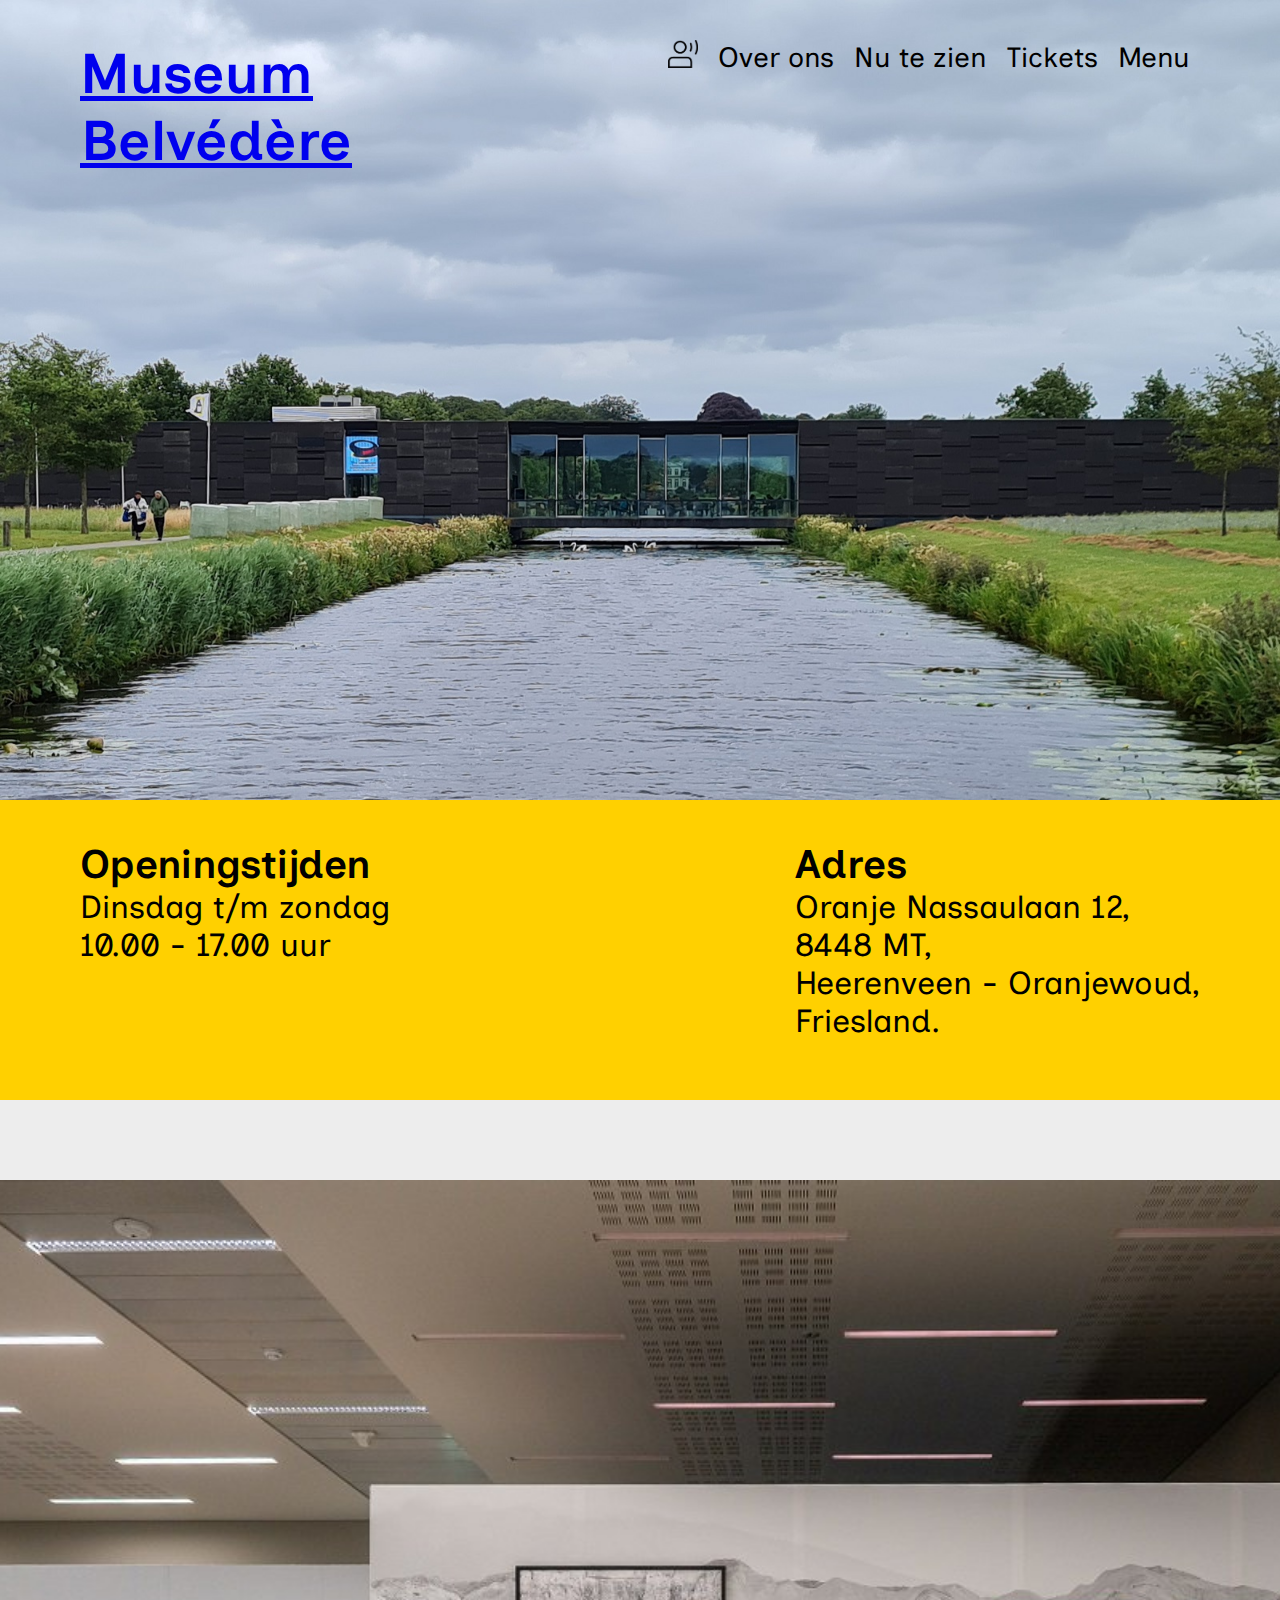
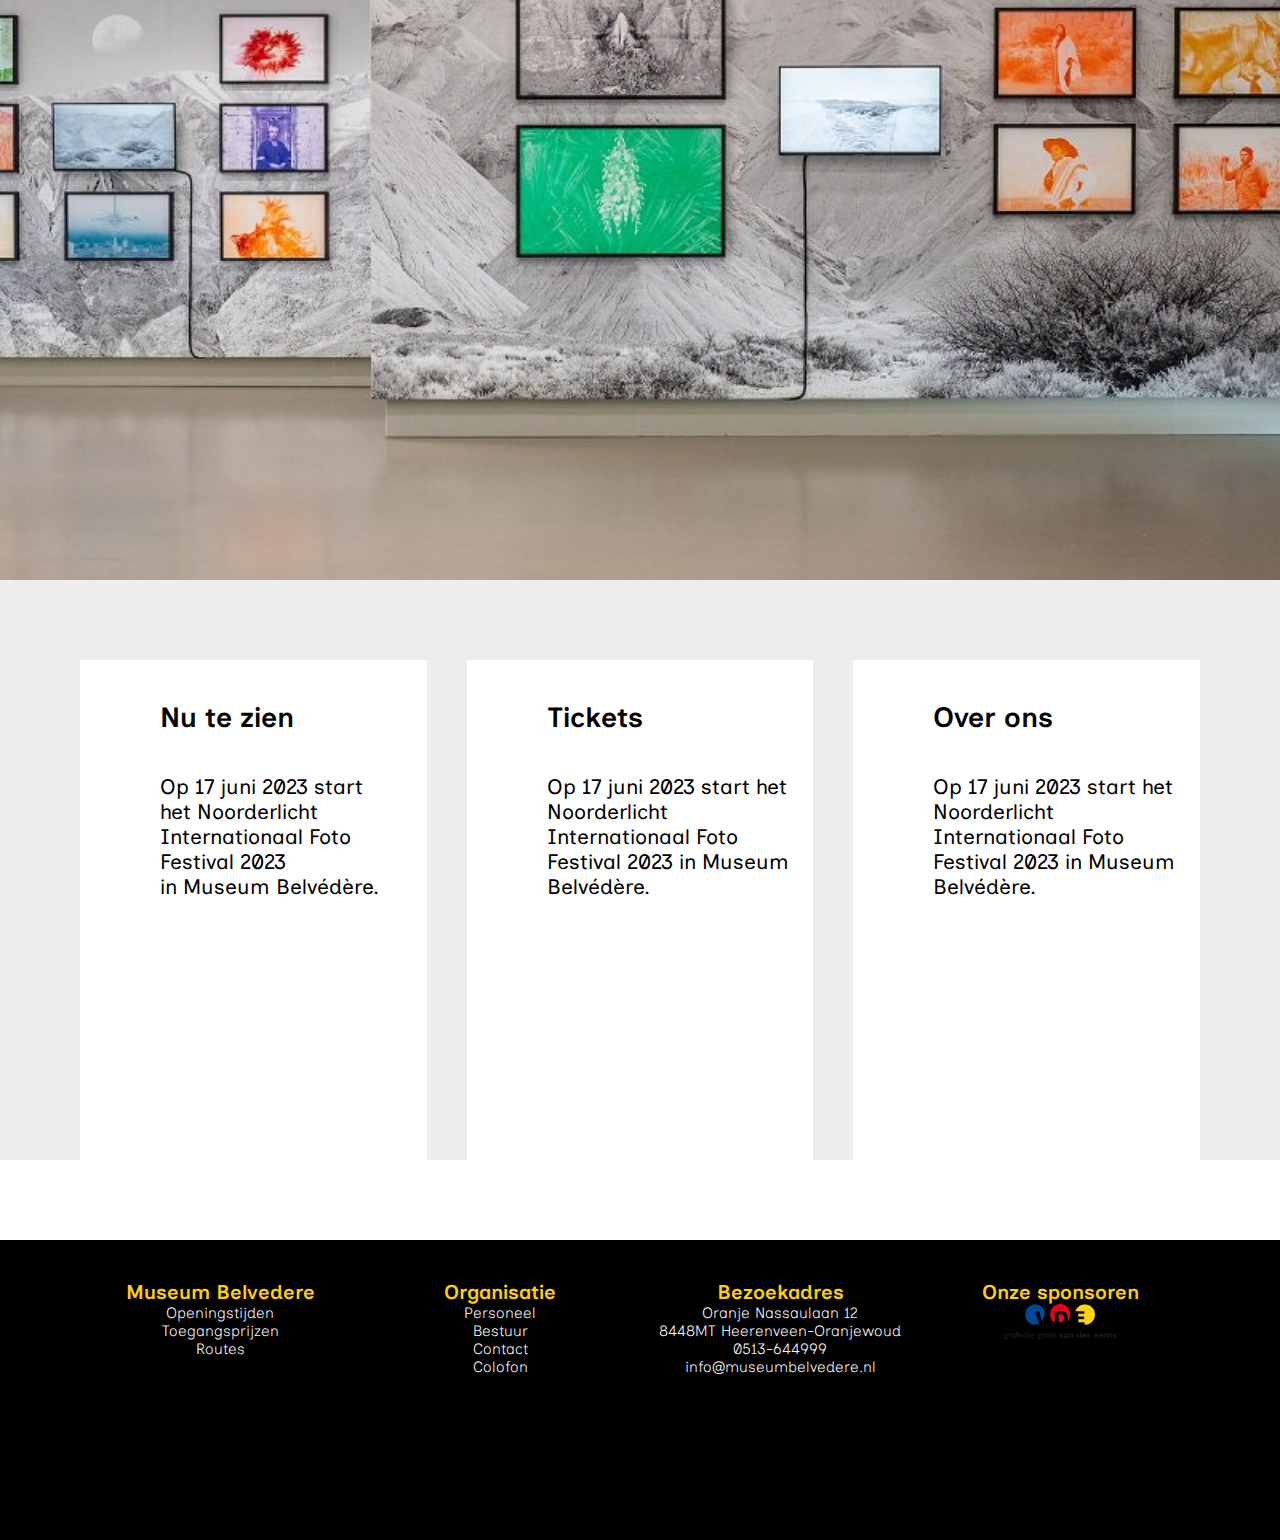
<file: index.html>
<!DOCTYPE html>
<html lang="en">
<head>
    <meta charset="UTF-8">
    <meta name="viewport" content="width=device-width, initial-scale=1.0">
    <title>Museum Belvedere</title>
    <link rel="stylesheet" href="style.css">

    <link rel="preconnect" href="//fdn.fontcdn.ir">
    <link rel="preconnect" href="//v1.fontapi.ir">
    <link href="https://v1.fontapi.ir/css/SFProDisplay" rel="stylesheet">
    <style>
        @import url('https://fonts.googleapis.com/css2?family=Inclusive+Sans&display=swap');
        </style>
</head>
<body>

    <nav id="navbar">
        <div id="navbar-left">
            <a href="index.html"><h1 id="main-logo">Museum Belvédère</h1></a>
            </div>
        
        <div id="navbar-right">
        <a class="nav-links" href="#"><img src="TTS Icon.png" alt=""></a>
        <a class="nav-links" href="#"><h1>Over ons</h1></a>
        <a class="nav-links" href="nutezien.html"><h1>Nu te zien</h1></a>
        <a class="nav-links" href="tickets.html"><h1>Tickets</h1></a>
        <a class="nav-links" href="#"><h1>Menu</h1></a>
        </div>
    </nav>

    <div id="yellow-bar">

        <div id="left-side">

            <h1>Openingstijden</h1>
            <p>Dinsdag t/m zondag<br>10.00 - 17.00 uur</p>

        </div>

        <div id="right-side">

            <h1>Adres</h1>
            <p>Oranje Nassaulaan 12,<br>8448 MT,<br>Heerenveen - Oranjewoud,<br>Friesland.</p>

        </div>
    </div>

    <div id="actualiteit">

            <div id="section-content">

                <img src="schilderij.jpeg" alt="">

            </div>

        </div>

        <div id="grey-box">


            
        </div>

        <div id="three-boxes">

            <div id="section-content-1">
                
                <div id="box-1">

                    <h1>Nu te zien</h1>
                    <p>Op 17 juni 2023 start<br>het Noorderlicht<br>Internationaal Foto Festival 2023<br>in Museum Belvédère.</p>

                </div>

                <div id="box-2">

                    <h1>Tickets</h1>
                    <p>Op 17 juni 2023 start het<br>Noorderlicht Internationaal Foto<br>Festival 2023 in Museum Belvédère.</p>

                </div>

                <div id="box-3">

                    <h1>Over ons</h1>
                    <p>Op 17 juni 2023 start het<br>Noorderlicht Internationaal Foto<br>Festival 2023 in Museum Belvédère.</p>

                </div>


            </div>

        </div>

    <footer>

            <div class="row-1">

        <h4>Museum Belvedere</h4>
        <h5>Openingstijden</h5>
        <h5>Toegangsprijzen</h5>
        <h5>Routes</h5>
        

        </div>

        <div class="row-2">

        <h4>Organisatie</h4>
        <h5>Personeel</h5>
        <h5>Bestuur</h5>
        <h5>Contact</h5>
        <h5>Colofon</h5>

        </div>

        <div class="row-3">

        <h4>Bezoekadres</h4>
        <h5>Oranje Nassaulaan 12</h5>
        <h5>8448MT Heerenveen-Oranjewoud</h5>
        <h5>0513-644999</h5>
        <h5>info@museumbelvedere.nl</h5>

        </div>

        <div class="row-4">

        <h4>Onze sponsoren</h4>
        <img id="partners" src="partners.png" alt="">

        </div>

        </div>

    </footer>
</body>
</html>
</file>
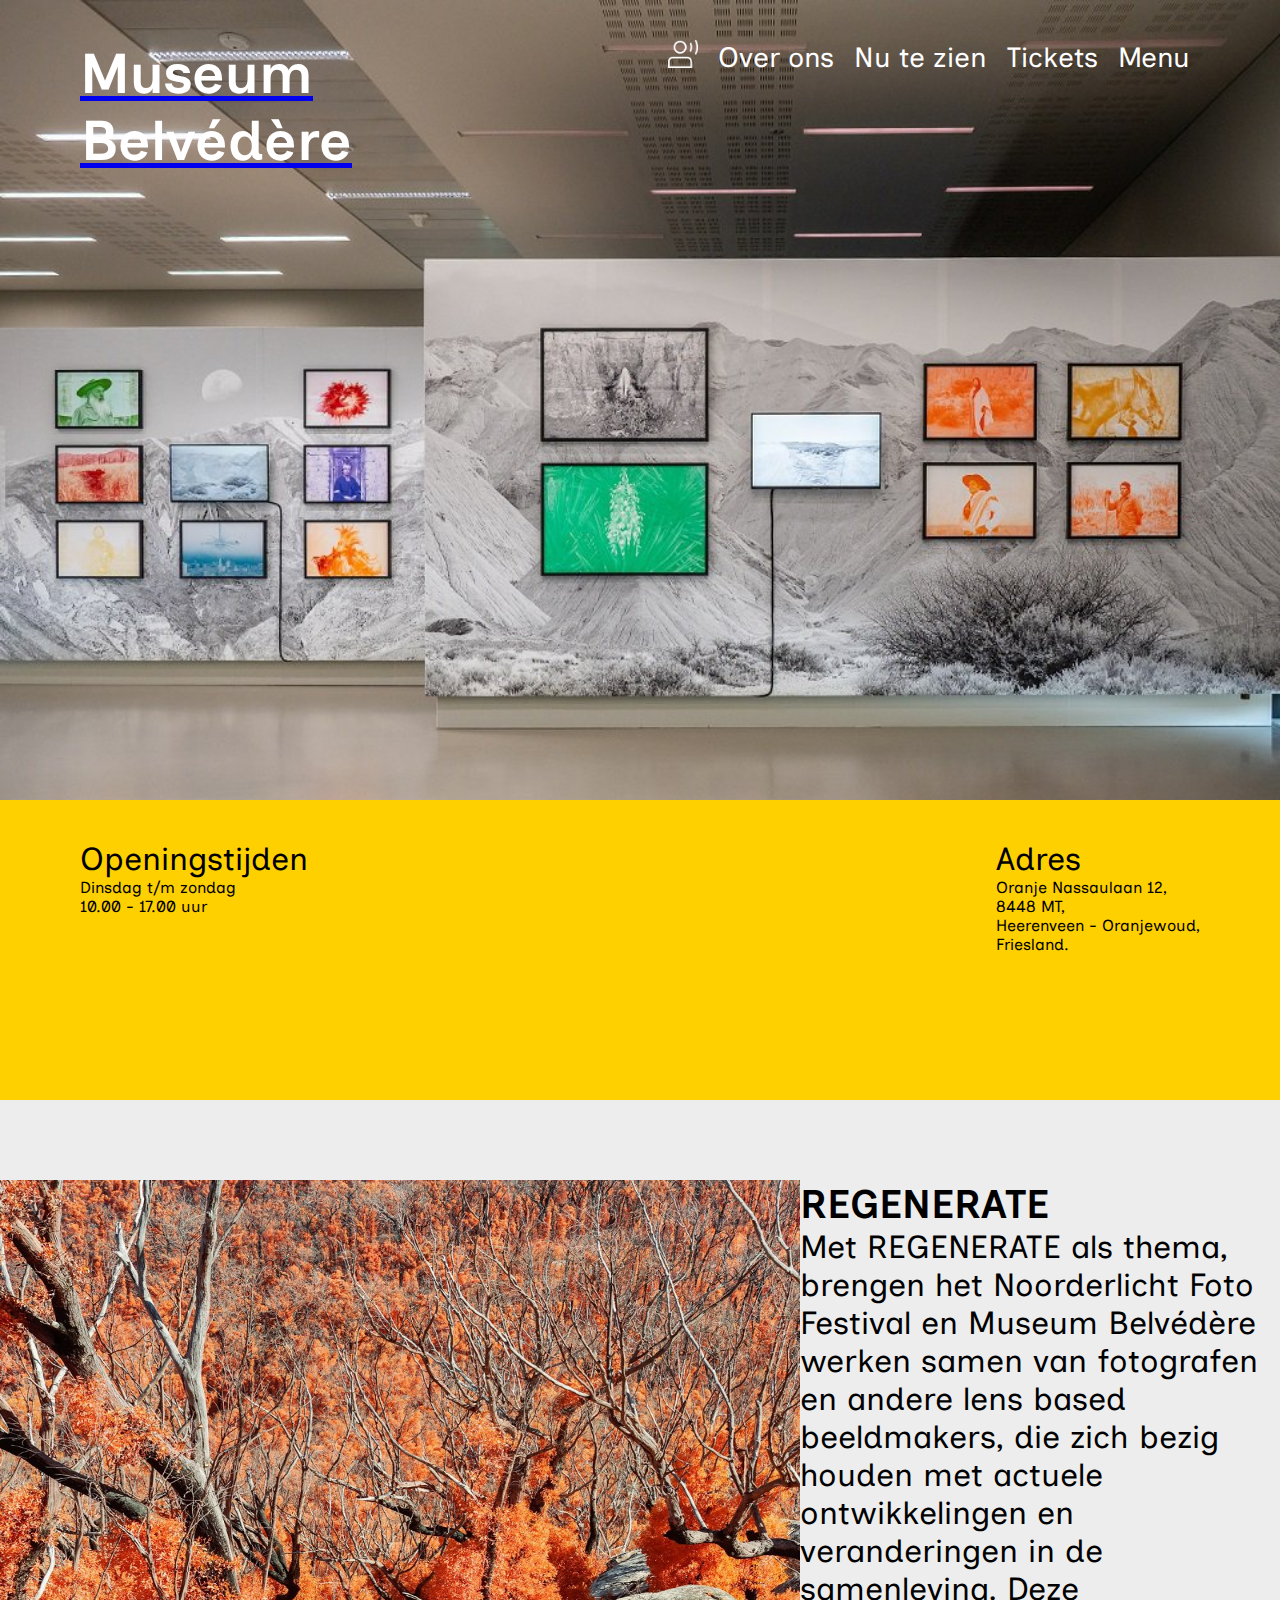
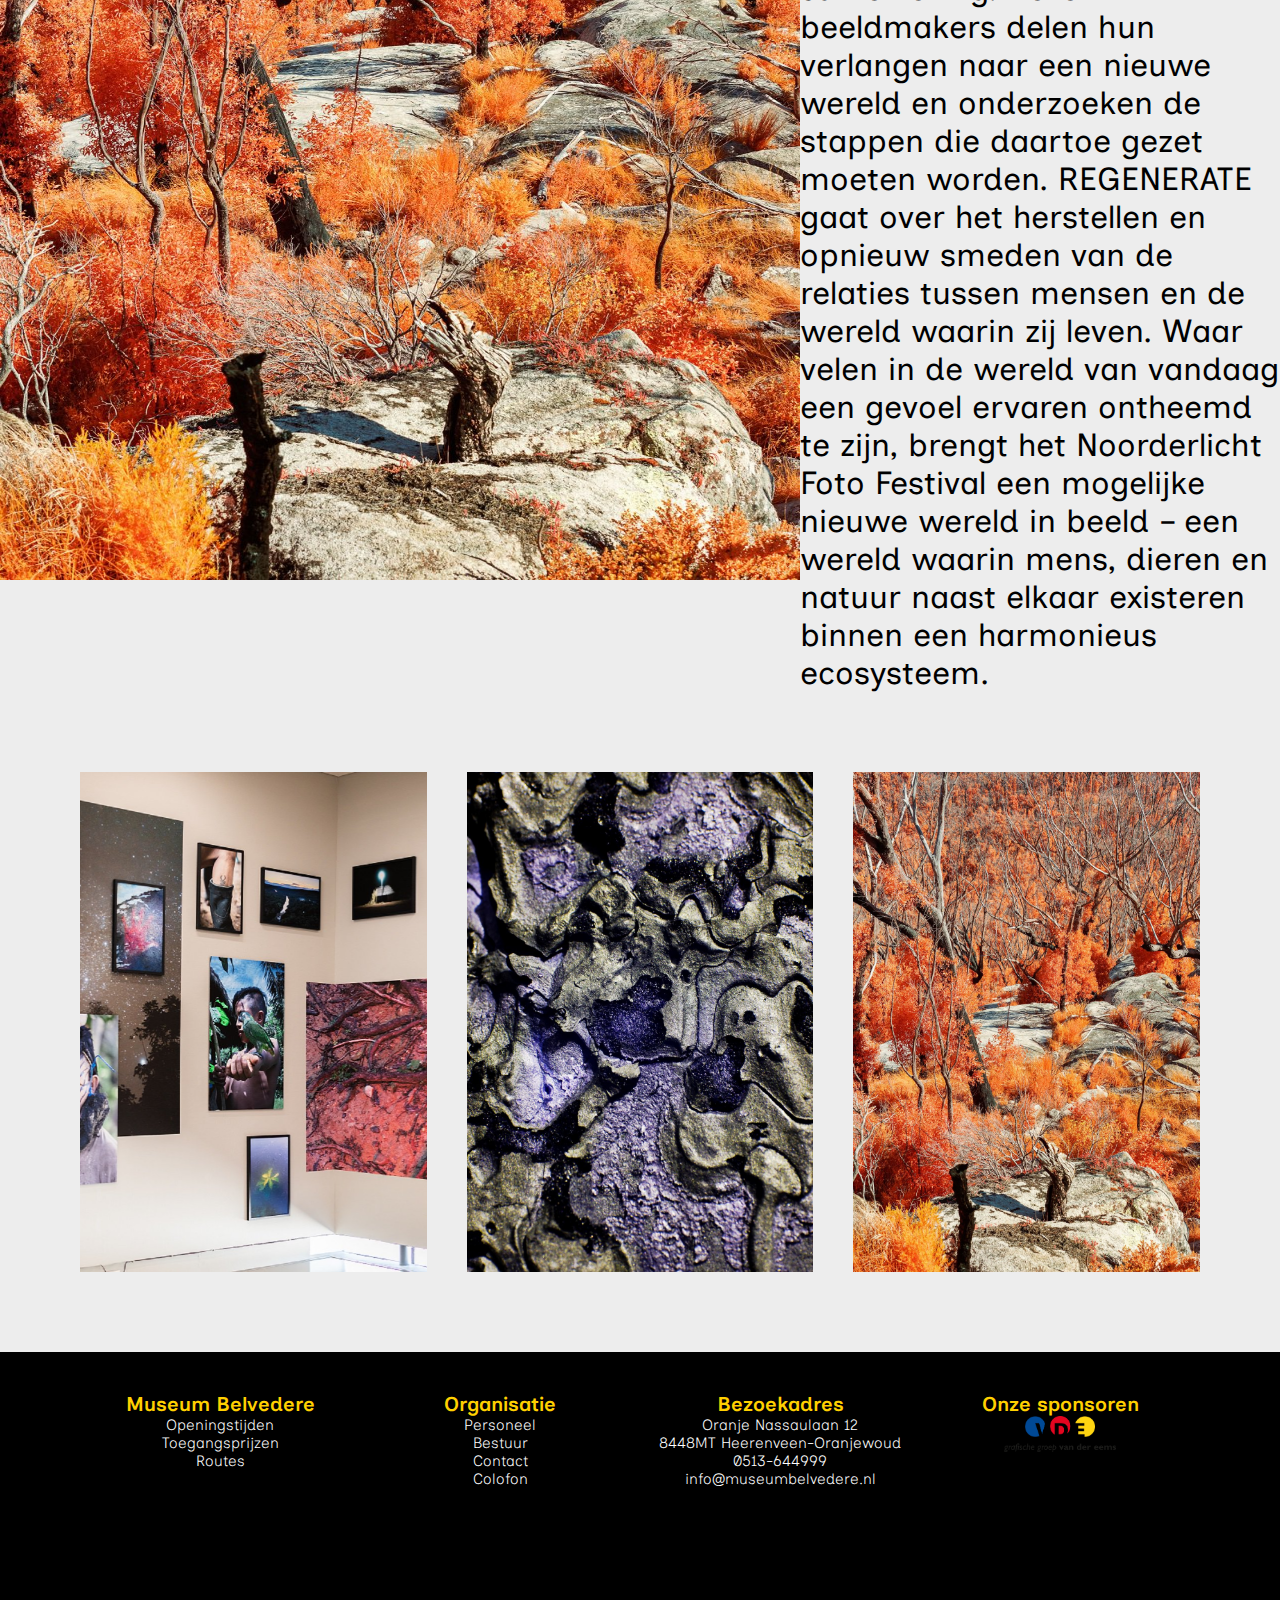
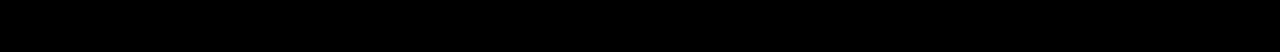
<file: Museum Belvedere.html>
<style>
    @import url('https://fonts.googleapis.com/css2?family=Inclusive+Sans&display=swap');
    </style><!DOCTYPE html>
<html lang="en">
<head>
    <meta charset="UTF-8">
    <meta name="viewport" content="width=device-width, initial-scale=1.0">
    <title>Museum Belvedere</title>
    <link rel="stylesheet" href="nutezien.css">

    <link rel="preconnect" href="//fdn.fontcdn.ir">
    <link rel="preconnect" href="//v1.fontapi.ir">
    <link href="https://v1.fontapi.ir/css/SFProDisplay" rel="stylesheet">
    <style>
        @import url('https://fonts.googleapis.com/css2?family=Inclusive+Sans&display=swap');
        </style>
</head>
<body>

    <nav id="navbar">
        <div id="navbar-left">
            <a href="index.html"><h1 id="main-logo">Museum Belvédère</h1></a>
            </div>
        
        <div id="navbar-right">
        <a class="nav-links" href="#"><img src="image.png" alt=""></a>
        <a class="nav-links" href="#"><h1>Over ons</h1></a>
        <a class="nav-links" href="nutezien.html"><h1>Nu te zien</h1></a>
        <a class="nav-links" href="tickets.html"><h1>Tickets</h1></a>
        <a class="nav-links" href="#"><h1>Menu</h1></a>
        </div>
    </nav>

    <div id="yellow-bar">

        <div id="left-side">

            <h1>Openingstijden</h1>
            <p>Dinsdag t/m zondag<br>10.00 - 17.00 uur</p>

        </div>

        <div id="right-side">

            <h1>Adres</h1>
            <p>Oranje Nassaulaan 12,<br>8448 MT,<br>Heerenveen - Oranjewoud,<br>Friesland.</p>

        </div>
    </div>

    <div id="grey-box">


            
    </div>

    <div id="informatie">

        <div id="info-left">

            <img src="schilderij2.jpeg" alt="">

        </div>

        <div id="info-right">

            <h1>REGENERATE</h1>
            <p>Met REGENERATE als thema, brengen het Noorderlicht Foto Festival en Museum Belvédère werken samen van fotografen en andere lens based beeldmakers, die zich bezig houden met actuele ontwikkelingen en veranderingen in de samenleving. Deze beeldmakers delen hun verlangen naar een nieuwe wereld en onderzoeken de stappen die daartoe gezet moeten worden.

                REGENERATE gaat over het herstellen en opnieuw smeden van de relaties tussen mensen en de wereld waarin zij leven.
                Waar velen in de wereld van vandaag een gevoel ervaren ontheemd te zijn, brengt het Noorderlicht Foto Festival een mogelijke nieuwe wereld in beeld – een wereld waarin mens, dieren en natuur naast elkaar existeren binnen een harmonieus ecosysteem.</p>
            
        </div>



    </div>

        <div id="grey-box">


            
        </div>

        <div id="three-boxes">

            <div id="section-content-1">
                
                <div id="box-1">

                    <img src="schilderij4.jpeg" alt="">

                </div>

                <div id="box-2">

                   <img src="schilderij3.jpeg" alt="">

                </div>

                <div id="box-3">

                    <img src="schilderij2.jpeg" alt="">

                </div>


            </div>

        </div>

        <div id="grey-box">


            
        </div>

    <footer>

            <div class="row-1">

        <h4>Museum Belvedere</h4>
        <h5>Openingstijden</h5>
        <h5>Toegangsprijzen</h5>
        <h5>Routes</h5>
        

        </div>

        <div class="row-2">

        <h4>Organisatie</h4>
        <h5>Personeel</h5>
        <h5>Bestuur</h5>
        <h5>Contact</h5>
        <h5>Colofon</h5>

        </div>

        <div class="row-3">

        <h4>Bezoekadres</h4>
        <h5>Oranje Nassaulaan 12</h5>
        <h5>8448MT Heerenveen-Oranjewoud</h5>
        <h5>0513-644999</h5>
        <h5>info@museumbelvedere.nl</h5>

        </div>

        <div class="row-4">

        <h4>Onze sponsoren</h4>
        <img id="partners" src="partners.png" alt="">

        </div>

        </div>

    </footer>
<!-- Code injected by live-server -->
<script>
	// <![CDATA[  <-- For SVG support
	if ('WebSocket' in window) {
		(function () {
			function refreshCSS() {
				var sheets = [].slice.call(document.getElementsByTagName("link"));
				var head = document.getElementsByTagName("head")[0];
				for (var i = 0; i < sheets.length; ++i) {
					var elem = sheets[i];
					var parent = elem.parentElement || head;
					parent.removeChild(elem);
					var rel = elem.rel;
					if (elem.href && typeof rel != "string" || rel.length == 0 || rel.toLowerCase() == "stylesheet") {
						var url = elem.href.replace(/(&|\?)_cacheOverride=\d+/, '');
						elem.href = url + (url.indexOf('?') >= 0 ? '&' : '?') + '_cacheOverride=' + (new Date().valueOf());
					}
					parent.appendChild(elem);
				}
			}
			var protocol = window.location.protocol === 'http:' ? 'ws://' : 'wss://';
			var address = protocol + window.location.host + window.location.pathname + '/ws';
			var socket = new WebSocket(address);
			socket.onmessage = function (msg) {
				if (msg.data == 'reload') window.location.reload();
				else if (msg.data == 'refreshcss') refreshCSS();
			};
			if (sessionStorage && !sessionStorage.getItem('IsThisFirstTime_Log_From_LiveServer')) {
				console.log('Live reload enabled.');
				sessionStorage.setItem('IsThisFirstTime_Log_From_LiveServer', true);
			}
		})();
	}
	else {
		console.error('Upgrade your browser. This Browser is NOT supported WebSocket for Live-Reloading.');
	}
	// ]]>
</script>
</body>
</html>
</file>
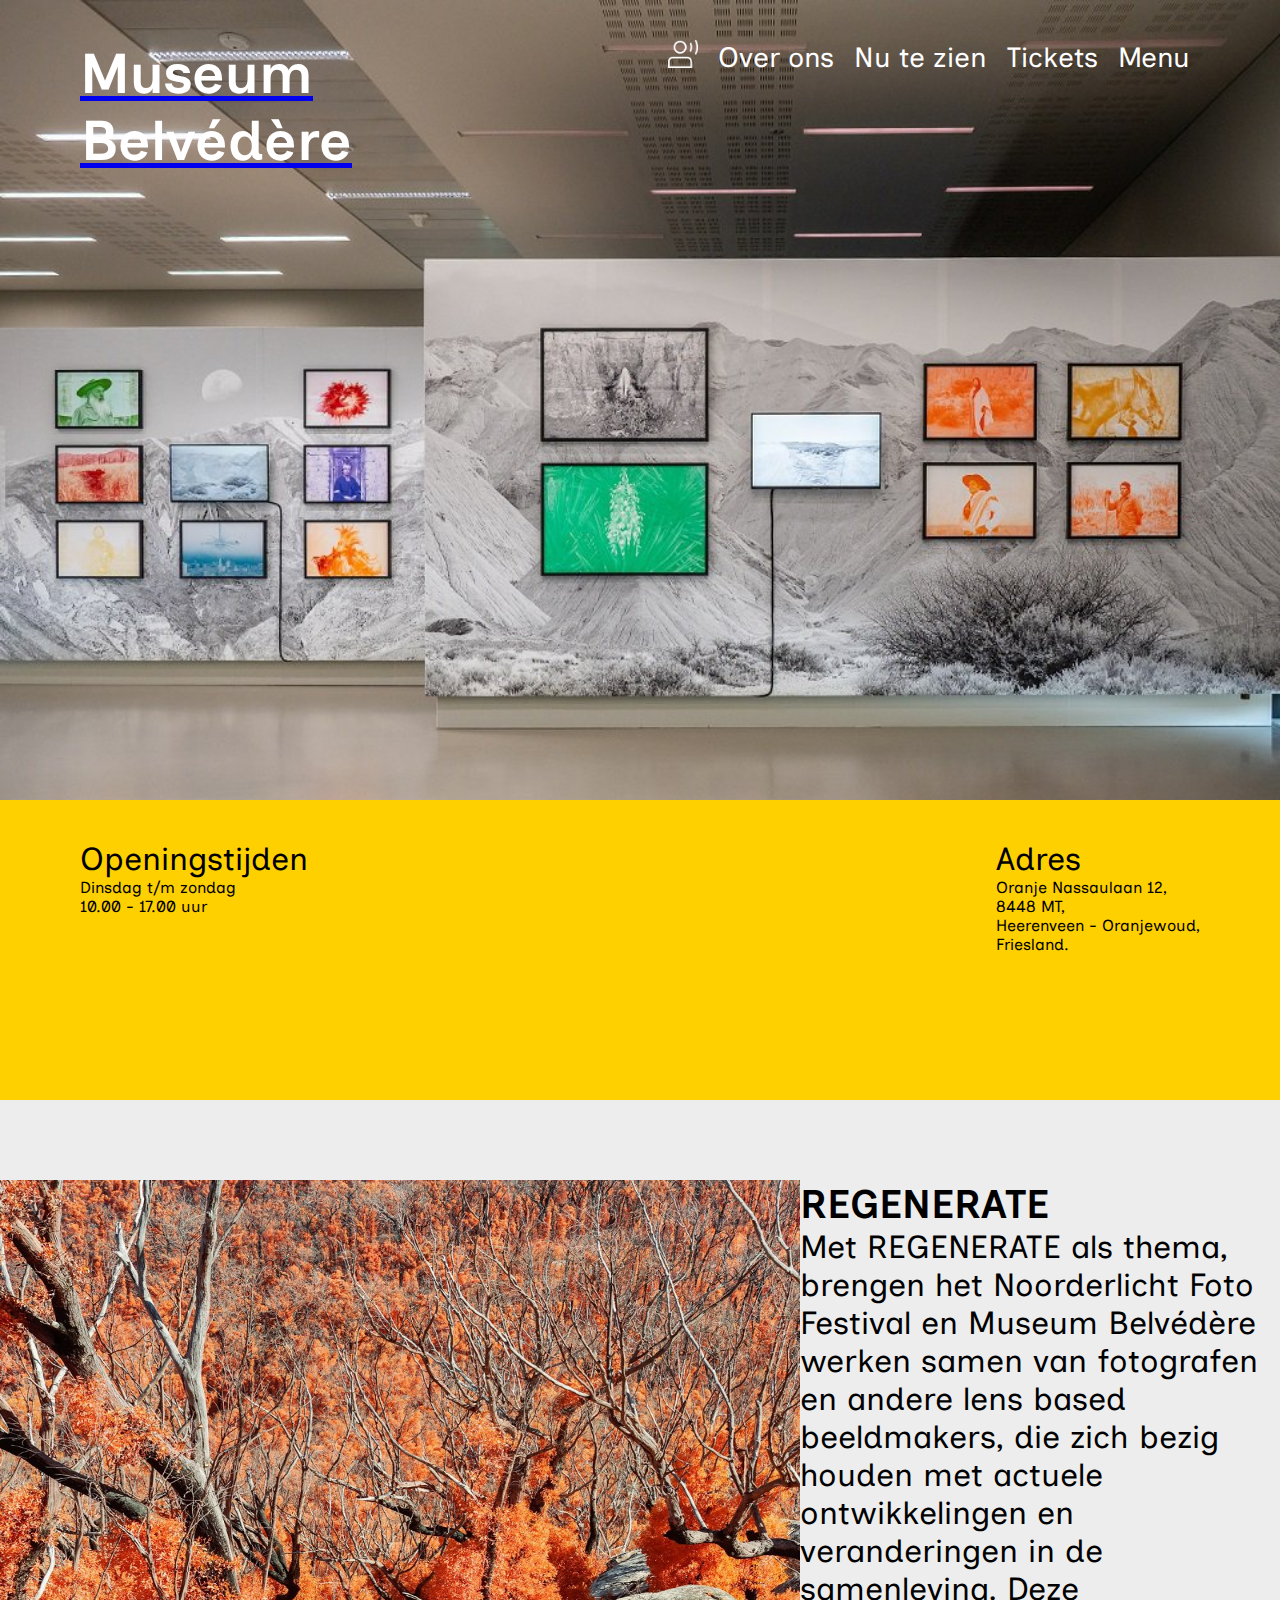
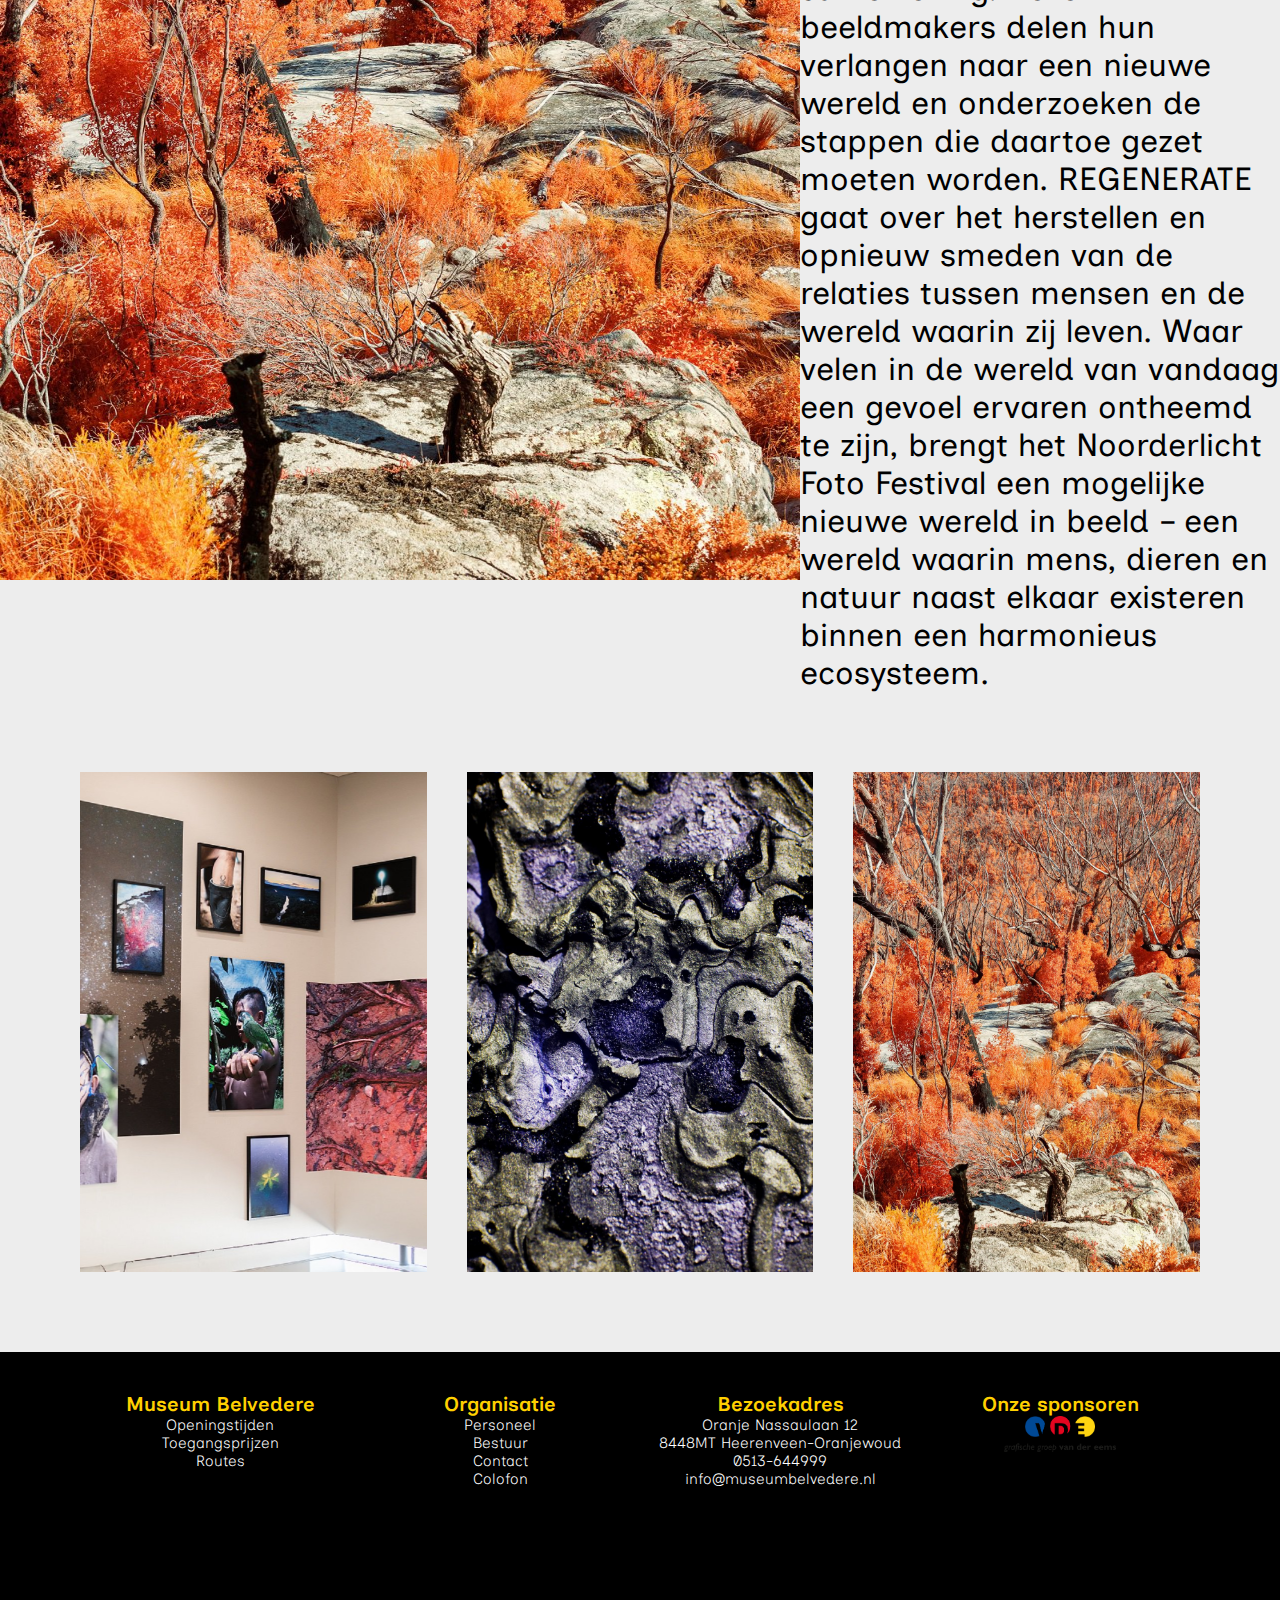
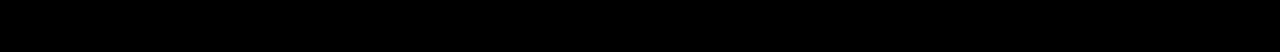
<file: nutezien.html>
<style>
    @import url('https://fonts.googleapis.com/css2?family=Inclusive+Sans&display=swap');
    </style><!DOCTYPE html>
<html lang="en">
<head>
    <meta charset="UTF-8">
    <meta name="viewport" content="width=device-width, initial-scale=1.0">
    <title>Museum Belvedere</title>
    <link rel="stylesheet" href="nutezien.css">

    <link rel="preconnect" href="//fdn.fontcdn.ir">
    <link rel="preconnect" href="//v1.fontapi.ir">
    <link href="https://v1.fontapi.ir/css/SFProDisplay" rel="stylesheet">
    <style>
        @import url('https://fonts.googleapis.com/css2?family=Inclusive+Sans&display=swap');
        </style>
</head>
<body>

    <nav id="navbar">
        <div id="navbar-left">
            <a href="index.html"><h1 id="main-logo">Museum Belvédère</h1></a>
            </div>
        
        <div id="navbar-right">
        <a class="nav-links" href="#"><img src="image.png" alt=""></a>
        <a class="nav-links" href="#"><h1>Over ons</h1></a>
        <a class="nav-links" href="nutezien.html"><h1>Nu te zien</h1></a>
        <a class="nav-links" href="tickets.html"><h1>Tickets</h1></a>
        <a class="nav-links" href="#"><h1>Menu</h1></a>
        </div>
    </nav>

    <div id="yellow-bar">

        <div id="left-side">

            <h1>Openingstijden</h1>
            <p>Dinsdag t/m zondag<br>10.00 - 17.00 uur</p>

        </div>

        <div id="right-side">

            <h1>Adres</h1>
            <p>Oranje Nassaulaan 12,<br>8448 MT,<br>Heerenveen - Oranjewoud,<br>Friesland.</p>

        </div>
    </div>

    <div id="grey-box">


            
    </div>

    <div id="informatie">

        <div id="info-left">

            <img src="schilderij2.jpeg" alt="">

        </div>

        <div id="info-right">

            <h1>REGENERATE</h1>
            <p>Met REGENERATE als thema, brengen het Noorderlicht Foto Festival en Museum Belvédère werken samen van fotografen en andere lens based beeldmakers, die zich bezig houden met actuele ontwikkelingen en veranderingen in de samenleving. Deze beeldmakers delen hun verlangen naar een nieuwe wereld en onderzoeken de stappen die daartoe gezet moeten worden.

                REGENERATE gaat over het herstellen en opnieuw smeden van de relaties tussen mensen en de wereld waarin zij leven.
                Waar velen in de wereld van vandaag een gevoel ervaren ontheemd te zijn, brengt het Noorderlicht Foto Festival een mogelijke nieuwe wereld in beeld – een wereld waarin mens, dieren en natuur naast elkaar existeren binnen een harmonieus ecosysteem.</p>
            
        </div>



    </div>

        <div id="grey-box">


            
        </div>

        <div id="three-boxes">

            <div id="section-content-1">
                
                <div id="box-1">

                    <img src="schilderij4.jpeg" alt="">

                </div>

                <div id="box-2">

                   <img src="schilderij3.jpeg" alt="">

                </div>

                <div id="box-3">

                    <img src="schilderij2.jpeg" alt="">

                </div>


            </div>

        </div>

        <div id="grey-box">


            
        </div>

    <footer>

            <div class="row-1">

        <h4>Museum Belvedere</h4>
        <h5>Openingstijden</h5>
        <h5>Toegangsprijzen</h5>
        <h5>Routes</h5>
        

        </div>

        <div class="row-2">

        <h4>Organisatie</h4>
        <h5>Personeel</h5>
        <h5>Bestuur</h5>
        <h5>Contact</h5>
        <h5>Colofon</h5>

        </div>

        <div class="row-3">

        <h4>Bezoekadres</h4>
        <h5>Oranje Nassaulaan 12</h5>
        <h5>8448MT Heerenveen-Oranjewoud</h5>
        <h5>0513-644999</h5>
        <h5>info@museumbelvedere.nl</h5>

        </div>

        <div class="row-4">

        <h4>Onze sponsoren</h4>
        <img id="partners" src="partners.png" alt="">

        </div>

        </div>

    </footer>
</body>
</html>
</file>
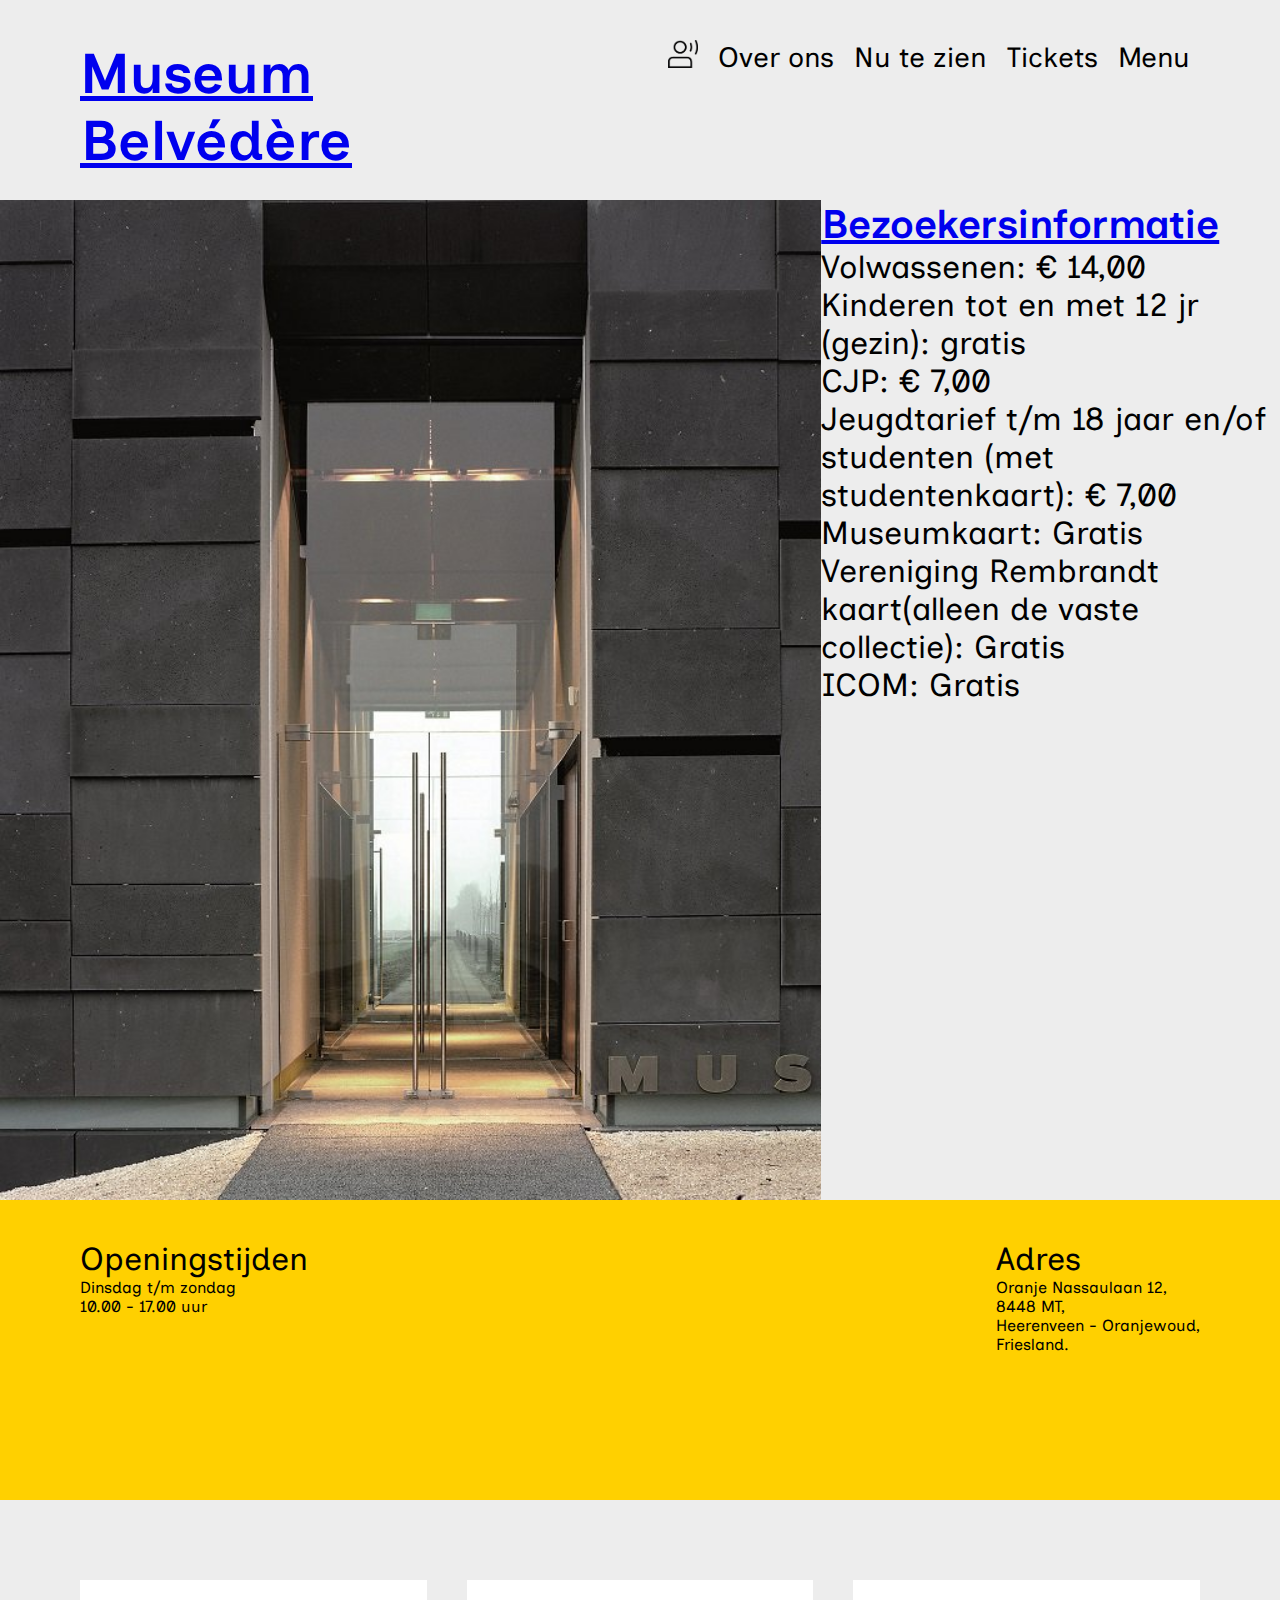
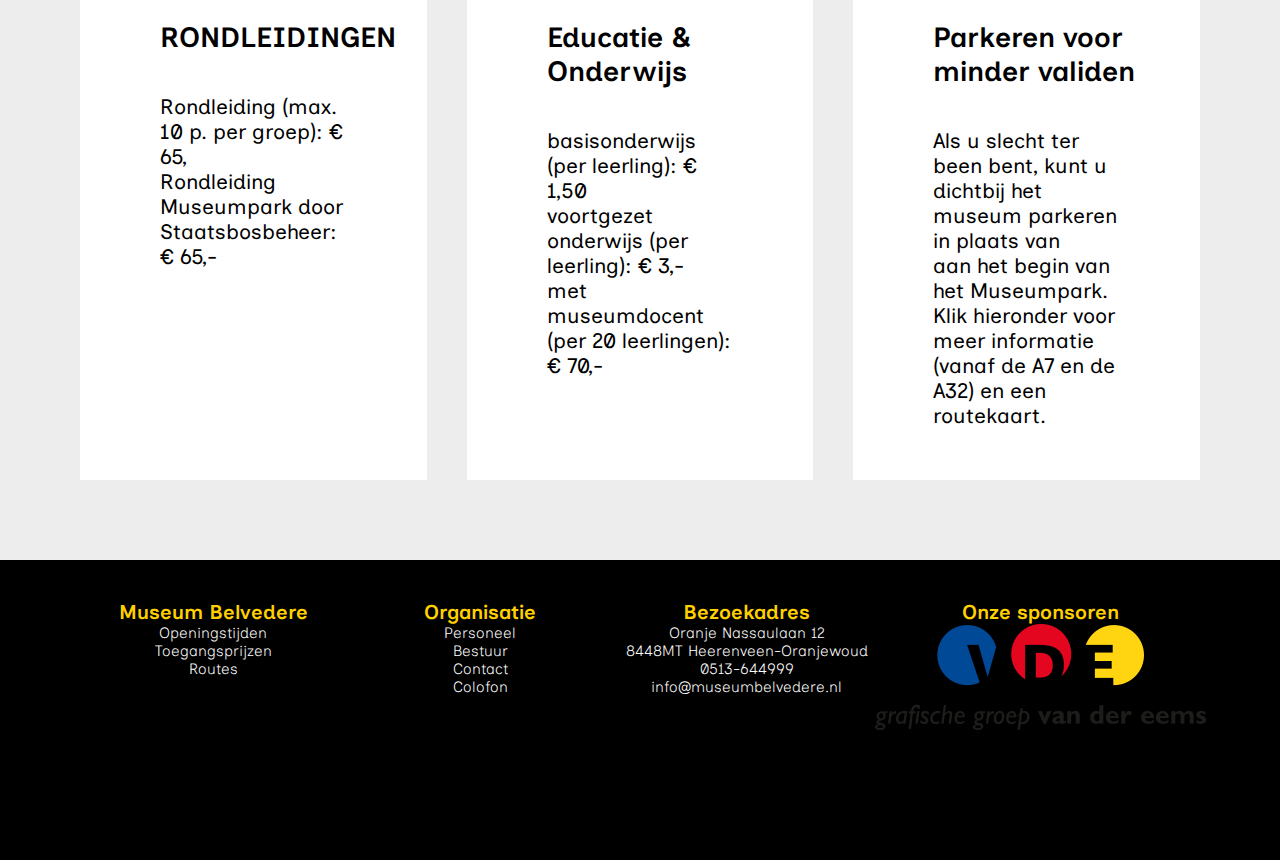
<file: tickets.html>
<!DOCTYPE html>
<html lang="en">
<head>
    <meta charset="UTF-8">
    <meta name="viewport" content="width=device-width, initial-scale=1.0">
    <title>Museum Belvedere</title>
    <link rel="stylesheet" href="tickets.css">

    <link rel="preconnect" href="//fdn.fontcdn.ir">
    <link rel="preconnect" href="//v1.fontapi.ir">
    <link href="https://v1.fontapi.ir/css/SFProDisplay" rel="stylesheet">
    <style>
        @import url('https://fonts.googleapis.com/css2?family=Inclusive+Sans&display=swap');
        </style>
</head>
<body>

    <nav id="navbar">
        <div id="navbar-left">
            <a href="index.html"><h1 id="main-logo">Museum Belvédère</h1></a>
            </div>
        
        <div id="navbar-right">
        <a class="nav-links" href="#"><img src="TTS Icon.png" alt=""></a>
        <a class="nav-links" href="#"><h1>Over ons</h1></a>
        <a class="nav-links" href="nutezien.html"><h1>Nu te zien</h1></a>
        <a class="nav-links" href="#"><h1>Tickets</h1></a>
        <a class="nav-links" href="#"><h1>Menu</h1></a>
        </div>
    </nav>

    <div id="informatie">

        <div id="info-left">

            <img src="ingang.jpeg" alt="">

        </div>

        <div id="info-right">

            <a href="tickets2.html"><h1>Bezoekersinformatie</h1></a>
            <p>Volwassenen: € 14,00<br>Kinderen tot en met 12 jr (gezin): gratis<br>CJP: € 7,00<br>Jeugdtarief t/m 18 jaar en/of studenten (met studentenkaart): € 7,00<br>Museumkaart: Gratis<br>Vereniging Rembrandt kaart(alleen de vaste collectie): Gratis<br>ICOM: Gratis 
                </p>


            
        </div>



    </div>

    <div id="yellow-bar">

        <div id="left-side">

            <h1>Openingstijden</h1>
            <p>Dinsdag t/m zondag<br>10.00 - 17.00 uur</p>

        </div>

        <div id="right-side">

            <h1>Adres</h1>
            <p>Oranje Nassaulaan 12,<br>8448 MT,<br>Heerenveen - Oranjewoud,<br>Friesland.</p>

        </div>
    </div>

    <div id="grey-box">


            
    </div>

    <div id="three-boxes">

        <div id="section-content-1">
            
            <div id="box-1">

                <h1>RONDLEIDINGEN</h1>
                <p>
                    Rondleiding (max. 10 p. per groep): € 65,<br>Rondleiding Museumpark door Staatsbosbeheer: € 65,-</p>

            </div>

            <div id="box-2">

                <h1>Educatie & Onderwijs</h1>
                <p>basisonderwijs (per leerling): € 1,50<br>voortgezet onderwijs (per leerling): € 3,-<br>met museumdocent (per 20 leerlingen): € 70,-</p>

            </div>

            <div id="box-3">

                <h1>Parkeren voor minder validen</h1>
                <p>Als u slecht ter been bent, kunt u<br>dichtbij het museum parkeren in plaats van<br>aan het begin van het Museumpark.<br>Klik hieronder voor meer informatie (vanaf de A7 en de A32) en een routekaart.</p>

            </div>


        </div>

    </div>

    <footer>

        <div class="row-1">

    <h4>Museum Belvedere</h4>
    <h5>Openingstijden</h5>
    <h5>Toegangsprijzen</h5>
    <h5>Routes</h5>
    

    </div>

    <div class="row-2">

    <h4>Organisatie</h4>
    <h5>Personeel</h5>
    <h5>Bestuur</h5>
    <h5>Contact</h5>
    <h5>Colofon</h5>

    </div>

    <div class="row-3">

    <h4>Bezoekadres</h4>
    <h5>Oranje Nassaulaan 12</h5>
    <h5>8448MT Heerenveen-Oranjewoud</h5>
    <h5>0513-644999</h5>
    <h5>info@museumbelvedere.nl</h5>

    </div>

    <div class="row-4">

    <h4>Onze sponsoren</h4>
    <img id="partners" src="partners.png" alt="">

    </div>

    </div>

</footer>

</body>

</html>
</file>
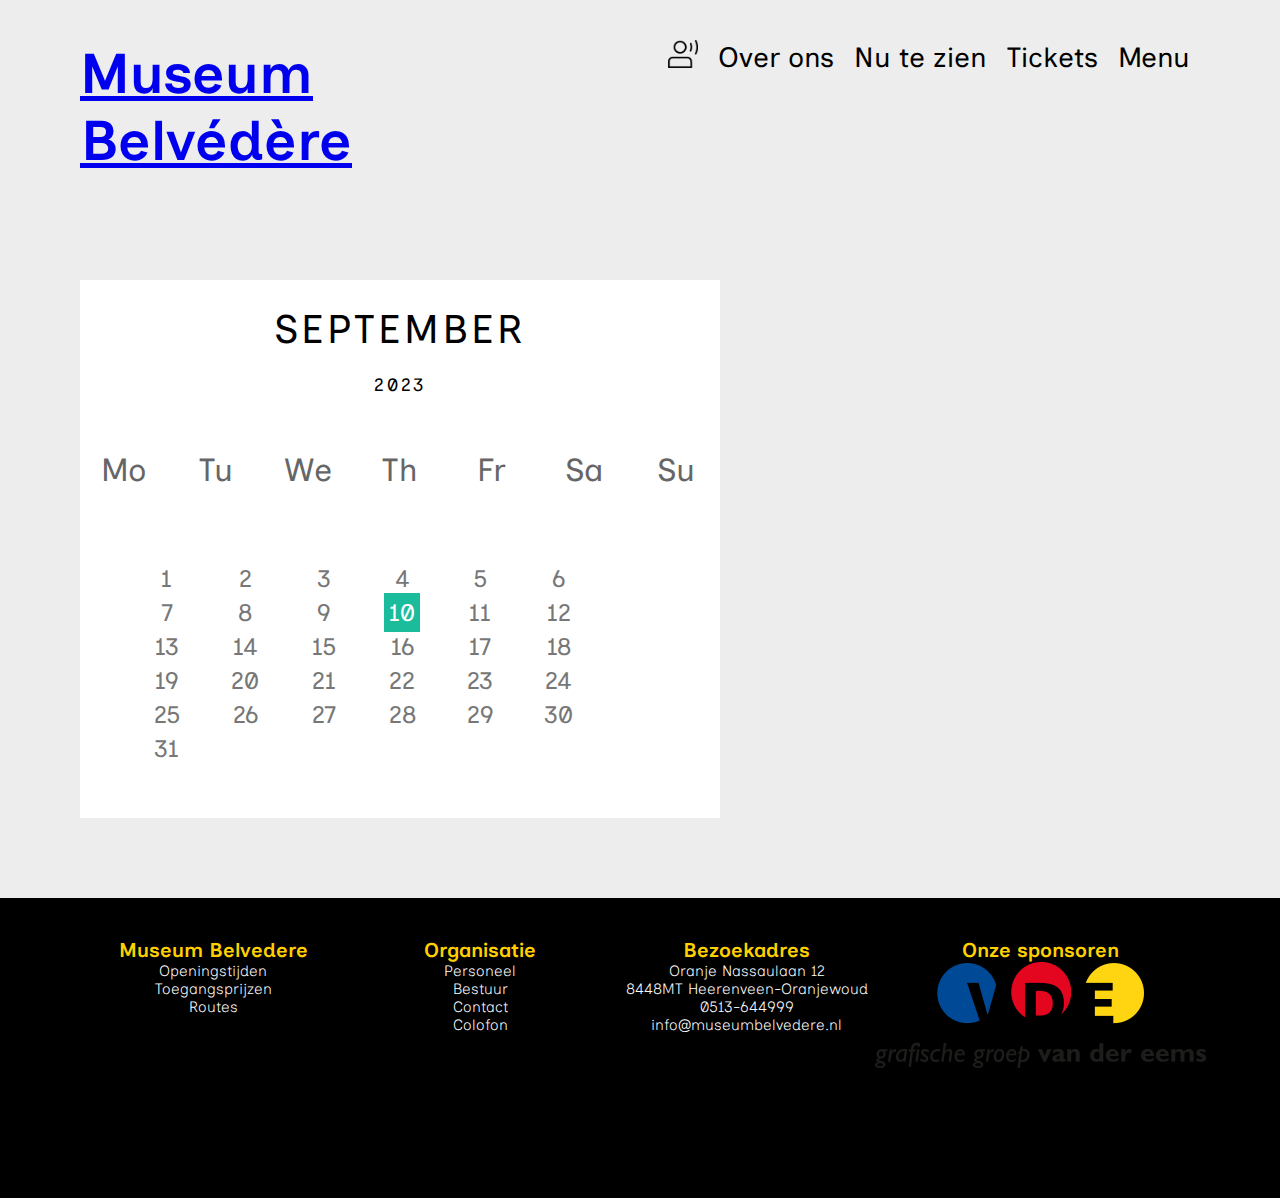
<file: tickets2.html>
<!DOCTYPE html>
<html lang="en">
<head>
    <meta charset="UTF-8">
    <meta name="viewport" content="width=device-width, initial-scale=1.0">
    <title>Museum Belvedere</title>
    <link rel="stylesheet" href="tickets.css">

    <link rel="preconnect" href="//fdn.fontcdn.ir">
    <link rel="preconnect" href="//v1.fontapi.ir">
    <link href="https://v1.fontapi.ir/css/SFProDisplay" rel="stylesheet">
    <style>
        @import url('https://fonts.googleapis.com/css2?family=Inclusive+Sans&display=swap');
        </style>
</head>
<body>

    <nav id="navbar">
        <div id="navbar-left">
            <a href="index.html"><h1 id="main-logo">Museum Belvédère</h1></a>
            </div>
        
        <div id="navbar-right">
        <a class="nav-links" href="#"><img src="TTS Icon.png" alt=""></a>
        <a class="nav-links" href="#"><h1>Over ons</h1></a>
        <a class="nav-links" href="nutezien.html"><h1>Nu te zien</h1></a>
        <a class="nav-links" href="#"><h1>Tickets</h1></a>
        <a class="nav-links" href="#"><h1>Menu</h1></a>
        </div>
    </nav>

    <div id="grey-box">


            
    </div>

    <div id="tijdlijn">


    </div>

        <div id="margin-calendar">

    <div class="month">      
        <ul>
          <li>September<br><span style="font-size:18px">2023</span></li>
        </ul>
      </div>
      
      <ul class="weekdays">
        <li>Mo</li>
        <li>Tu</li>
        <li>We</li>
        <li>Th</li>
        <li>Fr</li>
        <li>Sa</li>
        <li>Su</li>
      </ul>
      
      <ul class="days">  
        <li>1</li>
        <li>2</li>
        <li>3</li>
        <li>4</li>
        <li>5</li>
        <li>6</li>
        <li>7</li>
        <li>8</li>
        <li>9</li>
        <li><span class="active">10</span></li>
        <li>11</li>
        <li>12</li>
        <li>13</li>
        <li>14</li>
        <li>15</li>
        <li>16</li>
        <li>17</li>
        <li>18</li>
        <li>19</li>
        <li>20</li>
        <li>21</li>
        <li>22</li>
        <li>23</li>
        <li>24</li>
        <li>25</li>
        <li>26</li>
        <li>27</li>
        <li>28</li>
        <li>29</li>
        <li>30</li>
        <li>31</li>
      </ul>

      </div>
      
      <div id="grey-box">


            
      </div>

    <footer>

        <div class="row-1">

    <h4>Museum Belvedere</h4>
    <h5>Openingstijden</h5>
    <h5>Toegangsprijzen</h5>
    <h5>Routes</h5>
    

    </div>

    <div class="row-2">

    <h4>Organisatie</h4>
    <h5>Personeel</h5>
    <h5>Bestuur</h5>
    <h5>Contact</h5>
    <h5>Colofon</h5>

    </div>

    <div class="row-3">

    <h4>Bezoekadres</h4>
    <h5>Oranje Nassaulaan 12</h5>
    <h5>8448MT Heerenveen-Oranjewoud</h5>
    <h5>0513-644999</h5>
    <h5>info@museumbelvedere.nl</h5>

    </div>

    <div class="row-4">

    <h4>Onze sponsoren</h4>
    <img id="partners" src="partners.png" alt="">

    </div>

    </div>

</footer>

</body>

</html>
</file>
<file: style.css>
* {

    margin: 0;
    padding: 0;
    font-family: 'Inclusive Sans', sans-serif;
}

#navbar {

    width: 100%;
    height: 800px;
    background-image: url(achtegrond.jpg);
    display: flex;
    justify-content: space-between;
    background-size: cover;
}

.nav-links {

    font-size: 14px;
    text-decoration: none;
    color: black;
    padding-inline: 10px;
    
}

#navbar-right {
    margin: 40px 80px 0 0;
    display: flex;
}

#navbar-right img{

    width: 30px;
    height: auto;
}

h1 {

    font-weight: 400;
}

#main-logo {

    width: 30%;
    height: auto;
    font-size: 56px;
    font-weight: 600;
}

#navbar-left {

    display: flex;
    margin: 40px 0 0 80px;
    
}

#actualiteit {

    display: flex;
    width: 100%;
    align-items: center;
    justify-content: center;
    background-color: #ededed;
}

#section-content img {

    display: flex;
    width: 1600px;
    height: 1000px;
    background-size: contain;

}

#section-content {

    margin: 80px 80px 0 80px;
}

h2 {

    font-size: 15px;
    padding: 10px;
}

footer {

      display: flex;
      justify-content: center;
      width: 100%;
      height: 300px;
      background-color: rgb(0, 0, 0);
      color: rgb(255, 208, 0);
      position: absolute;

      
}

.imageContainer {

    width: 25%;
    height: 400px;
    background-image: url(nutezien.jpeg);
    margin: 20px;
    font-size: 40px;
    justify-content: center;
    align-items: center;
    display: flex;
    color: white;
    font-weight: 600;

}

h3 {

    background-color: black;
    padding: 5px;
}

.imageContainer-2 {

    width: 25%;
    height: 400px;
    background-image: url(verwacht.jpeg);
    margin: 20px;
    font-size: 40px;
    justify-content: center;
    align-items: center;
    display: flex;
    color: white;
    font-weight: 600;
}

.imageContainer-3 {

    width: 25%;
    height: 400px;
    background-image: url(nieuws.jpeg);
    margin: 20px;
    font-size: 40px;
    justify-content: center;
    align-items: center;
    display: flex;
    color: white;
    font-weight: 600;
}

h4 {

    font-size: 20px;
    font-weight: 600;
}

h5 {

    font-weight: 200;
    font-size: 15px;
    color: white;
}

#partners {

    width: 40%;
    justify-content: center;
}

#yellow-bar {

    display: flex;
    height: 300px;
    background-color: rgb(255, 208, 0);
    justify-content: space-between;
    width: 100%;
}

#left-side {

    display: flex;
    margin: 40px 0 0 80px;
    flex-direction: column;

}

#right-side {

    display: flex;
    margin: 40px 80px 0 0;
    flex-direction: column;
}

#left-side h1 {

    font-size: 40px;
    font-weight: 600;
}

#left-side p {

    font-size: 32px;
    font-weight: 400;
}

#right-side h1 {

    font-size: 40px;
    font-weight: 600;
}

#right-side p {

    font-size: 32px;
    font-weight: 400;
}

#section-content-1 {

    display: flex;
    gap: 40px;
    margin: 0 80px 80px 80px;

}

#three-boxes {


    width: 100%;
    height: 100%;
    background-color: #ededed;
}

#box-1 {

    display: flex;
    width: 33%;
    background-color: rgb(255, 255, 255);
    flex-direction: column;
    height: 500px;

}

#box-2 {

    display: flex;
    width: 33%;
    background-color: rgb(255, 255, 255);
    flex-direction: column;
    height: 500px;
    
}

#box-3 {

    display: flex;
    width: 33%;
    background-color: rgb(255, 255, 255);
    flex-direction: column;
    height: 500px;
    
}

#box-1 h1 {

    font-size: 28px;
    font-weight: 600;
    margin-left: 80px;
    margin-top: 40px;
}

#box-1 p {

    font-size: 21px;
    font-weight: 400;
    margin-left: 80px;
    margin-top: 40px;
}

#box-2 h1 {

    font-size: 28px;
    font-weight: 600;
    margin-left: 80px;
    margin-top: 40px;
}

#box-2 p {

    font-size: 21px;
    font-weight: 400;
    margin-left: 80px;
    margin-top: 40px;
}

#box-3 h1 {

    font-size: 28px;
    font-weight: 600;
    margin-left: 80px;
    margin-top: 40px;
}

#box-3 p {

    font-size: 21px;
    font-weight: 400;
    margin-left: 80px;
    margin-top: 40px;
}

.row-1 {

    display: flex;
    flex-direction: column;
    width: 25%;
    margin-left: 80px;
    margin-top: 40px;
    text-align: center;

}

.row-2 {

    display: flex;
    flex-direction: column;
    width: 25%;
    margin-top: 40px;
    text-align: center;
}

.row-3 {

    display: flex;
    flex-direction: column;
    width: 25%;
    margin-top: 40px;
    text-align: center;
    
}

.row-4 {

    display: flex;
    flex-direction: column;
    width: 25%;
    margin-right: 80px;
    margin-top: 40px;
    text-align: center;
    align-items: center;
}

#grey-box {

    width: 100%;
    height: 80px;
    background-color: #ededed;
}
</file>
<file: nutezien.css>
* {

    margin: 0;
    padding: 0;
    font-family: 'Inclusive Sans', sans-serif;
}

#navbar {

    width: 100%;
    height: 800px;
    background-image: url(schilderij.jpeg);
    display: flex;
    justify-content: space-between;
    background-size: cover;
}

.nav-links {

    font-size: 14px;
    text-decoration: none;
    color: rgb(255, 255, 255);
    padding-inline: 10px;
    
}

#navbar-right {
    margin: 40px 80px 0 0;
    display: flex;
}

#navbar-right img{

    width: 30px;
    height: auto;
}

h1 {

    font-weight: 400;
}

#main-logo {

    width: 30%;
    height: auto;
    font-size: 56px;
    font-weight: 600;
    color: white;
}

#navbar-left {

    display: flex;
    margin: 40px 0 0 80px;
    
}

#actualiteit {

    display: flex;
    width: 100%;
    align-items: center;
    justify-content: center;
    background-color: #ededed;
}

#section-content img {

    display: flex;
    width: 100%;
    height: 800;
    background-size: contain;

}

#section-content {

    margin: 80px 80px 0 80px;
}

h2 {

    font-size: 15px;
    padding: 10px;
}

footer {

      display: flex;
      justify-content: center;
      width: 100%;
      height: 300px;
      background-color: rgb(0, 0, 0);
      color: rgb(255, 208, 0);
      position: absolute;

      
}

.imageContainer {

    width: 25%;
    height: 400px;
    background-image: url(nutezien.jpeg);
    margin: 20px;
    font-size: 40px;
    justify-content: center;
    align-items: center;
    display: flex;
    color: white;
    font-weight: 600;

}

h3 {

    background-color: black;
    padding: 5px;
}

.imageContainer-2 {

    width: 25%;
    height: 400px;
    background-image: url(verwacht.jpeg);
    margin: 20px;
    font-size: 40px;
    justify-content: center;
    align-items: center;
    display: flex;
    color: white;
    font-weight: 600;
}

.imageContainer-3 {

    width: 25%;
    height: 400px;
    background-image: url(nieuws.jpeg);
    margin: 20px;
    font-size: 40px;
    justify-content: center;
    align-items: center;
    display: flex;
    color: white;
    font-weight: 600;
}

h4 {

    font-size: 20px;
    font-weight: 600;
}

h5 {

    font-weight: 200;
    font-size: 15px;
    color: white;
}

#partners {

    width: 40%;
    justify-content: center;
}

#yellow-bar {

    display: flex;
    height: 300px;
    background-color: rgb(255, 208, 0);
    justify-content: space-between;
    width: 100%;
}

#left-side {

    display: flex;
    margin: 40px 0 0 80px;
    flex-direction: column;

}

#right-side {

    display: flex;
    margin: 40px 80px 0 0;
    flex-direction: column;
}

#info-left h1 {

    font-size: 40px;
    font-weight: 600;
}

#info-left p {

    font-size: 32px;
    font-weight: 400;
}

#info-right h1 {

    font-size: 40px;
    font-weight: 600;
}

#info-right p {

    font-size: 32px;
    font-weight: 400;
}

#info-left {

    width: 100%;
    display: flex;
}

#info-right {

    width: 100%;
    display: flex;
    flex-direction: column;
}

#info-left img {

    height: 1000px;
    width: 800px;
}

#informatie {

    width: 100%;
    display: flex;
    height: auto;
    background-color: #ededed;
}

#section-content-1 {

    display: flex;
    gap: 40px;
    margin: 0 80px 0 80px;

}

#three-boxes {


    width: 100%;
    height: auto;
    background-color: #ededed;
}

#box-1 {

    display: flex;
    width: 33%;
    background-color: rgb(255, 255, 255);
    flex-direction: column;
    height: 500px;

}

#box-2 {

    display: flex;
    width: 33%;
    background-color: rgb(255, 255, 255);
    flex-direction: column;
    height: 500px;
    
}

#box-3 {

    display: flex;
    width: 33%;
    background-color: rgb(255, 255, 255);
    flex-direction: column;
    height: 500px;
    
}

#box-1 h1 {

    font-size: 28px;
    font-weight: 600;
    margin-left: 80px;
    margin-top: 40px;
}

#box-1 p {

    font-size: 21px;
    font-weight: 400;
    margin-left: 80px;
    margin-top: 40px;
}

#box-2 h1 {

    font-size: 28px;
    font-weight: 600;
    margin-left: 80px;
    margin-top: 40px;
}

#box-2 p {

    font-size: 21px;
    font-weight: 400;
    margin-left: 80px;
    margin-top: 40px;
}

#box-3 h1 {

    font-size: 28px;
    font-weight: 600;
    margin-left: 80px;
    margin-top: 40px;
}

#box-3 p {

    font-size: 21px;
    font-weight: 400;
    margin-left: 80px;
    margin-top: 40px;
}

.row-1 {

    display: flex;
    flex-direction: column;
    width: 25%;
    margin-left: 80px;
    margin-top: 40px;
    text-align: center;

}

.row-2 {

    display: flex;
    flex-direction: column;
    width: 25%;
    margin-top: 40px;
    text-align: center;
}

.row-3 {

    display: flex;
    flex-direction: column;
    width: 25%;
    margin-top: 40px;
    text-align: center;
    
}

.row-4 {

    display: flex;
    flex-direction: column;
    width: 25%;
    margin-right: 80px;
    margin-top: 40px;
    text-align: center;
    align-items: center;
}

#grey-box {

    width: 100%;
    height: 80px;
    background-color: #ededed;
}

#box-1 img {

    object-fit: cover;
    width: 100%;
    height: 500px;
}

#box-2 img {

    object-fit: cover;
    width: 100%;
    height: 500px;
}

#box-3 img {

    object-fit: cover;
    width: 100%;
    height: 500px;
}
</file>
<file: tickets.css>
* {

    margin: 0;
    padding: 0;
    font-family: 'Inclusive Sans', sans-serif;
}

body {

    background-color: #ededed;
}

#navbar {

    width: 100%;
    height: 200px;
    display: flex;
    justify-content: space-between;
    background-size: cover;
}

.nav-links {

    font-size: 14px;
    text-decoration: none;
    color: black;
    padding-inline: 10px;
    
}

#navbar-right {
    margin: 40px 80px 0 0;
    display: flex;
}

#navbar-right img{

    width: 30px;
    height: auto;
}

h1 {

    font-weight: 400;
}

#main-logo {

    width: 30%;
    height: auto;
    font-size: 56px;
    font-weight: 600;
}

#navbar-left {

    display: flex;
    margin: 40px 0 0 80px;
    
}

#yellow-bar {

    display: flex;
    height: 300px;
    background-color: rgb(255, 208, 0);
    justify-content: space-between;
    width: 100%;
}

#left-side {

    display: flex;
    margin: 40px 0 0 80px;
    flex-direction: column;

}

#right-side {

    display: flex;
    margin: 40px 80px 0 0;
    flex-direction: column;
}

#info-left h1 {

    font-size: 40px;
    font-weight: 600;
}

#info-left p {

    font-size: 32px;
    font-weight: 400;
}

#info-right h1 {

    font-size: 40px;
    font-weight: 600;
}

#info-right p {

    font-size: 32px;
    font-weight: 400;
}

#info-left {

    width: 100%;
    display: flex;
}

#info-right {

    width: 100%;
    display: flex;
    flex-direction: column;
}

#info-left img {

    height: 1000px;
}

#informatie {

    width: 100%;
    display: flex;
    height: auto;
}

#three-boxes {


    width: 100%;
    height: 100%;
    background-color: #ededed;
}

#box-1 {

    display: flex;
    width: 33%;
    background-color: rgb(255, 255, 255);
    flex-direction: column;
    height: 500px;

}

#box-2 {

    display: flex;
    width: 33%;
    background-color: rgb(255, 255, 255);
    flex-direction: column;
    height: 500px;
    
}

#box-3 {

    display: flex;
    width: 33%;
    background-color: rgb(255, 255, 255);
    flex-direction: column;
    height: 500px;
    
}

#box-1 h1 {

    font-size: 28px;
    font-weight: 600;
    margin-left: 80px;
    margin-top: 40px;
    
}

#box-1 p {

    font-size: 21px;
    font-weight: 400;
    margin-left: 80px;
    margin-top: 40px;
    margin-right: 80px;
}

#box-2 h1 {

    font-size: 28px;
    font-weight: 600;
    margin-left: 80px;
    margin-top: 40px;
}

#box-2 p {

    font-size: 21px;
    font-weight: 400;
    margin-left: 80px;
    margin-top: 40px;
    margin-right: 80px;
}

#box-3 h1 {

    font-size: 28px;
    font-weight: 600;
    margin-left: 80px;
    margin-top: 40px;
}

#box-3 p {

    font-size: 21px;
    font-weight: 400;
    margin-left: 80px;
    margin-top: 40px;
    margin-right: 80px;
}

.row-1 {

    display: flex;
    flex-direction: column;
    width: 25%;
    margin-left: 80px;
    margin-top: 40px;
    text-align: center;

}

.row-2 {

    display: flex;
    flex-direction: column;
    width: 25%;
    margin-top: 40px;
    text-align: center;
}

.row-3 {

    display: flex;
    flex-direction: column;
    width: 25%;
    margin-top: 40px;
    text-align: center;
    
}

.row-4 {

    display: flex;
    flex-direction: column;
    width: 25%;
    margin-right: 80px;
    margin-top: 40px;
    text-align: center;
    align-items: center;
}

#grey-box {

    width: 100%;
    height: 80px;
    background-color: #ededed;
}

#section-content-1 {

    display: flex;
    gap: 40px;
    margin: 0 80px 80px 80px;

}

footer {

    display: flex;
    justify-content: center;
    width: 100%;
    height: 300px;
    background-color: rgb(0, 0, 0);
    color: rgb(255, 208, 0);
    position: absolute;

    
}

h4 {

    font-size: 20px;
    font-weight: 600;
}

h5 {

    font-weight: 200;
    font-size: 15px;
    color: white;
}

ul {
    list-style-type: none;
    padding: 0;
    margin: 0;
}

.month {
    padding: 25px 0 25px 0;
    width: 100%;
    background: #ffffff;
    text-align: center;
  }
  
  .month ul {
    margin: 0;
    padding: 0;
  }
  
  .month ul li {
    color: rgb(0, 0, 0);
    font-size: 40px;
    text-transform: uppercase;
    letter-spacing: 3px;
  }
  
  .month .prev {
    float: left;
    padding-top: 10px;
  }
  
  .month .next {
    float: right;
    padding-top: 10px;
  }
  
  .weekdays {
    margin: 0;
    padding: 25px 0;
    background-color: #ffffff;
  }
  
  .weekdays li {
    display: inline-block;
    width: 13.6%;
    color: #666;
    text-align: center;
    font-size: 32px;
  }
  
  .days {
    padding: 50px 50px;
    background: #ffffff;
    margin: 0;
  }
  
  .days li {
    list-style-type: none;
    display: inline-block;
    width: 13.6%;
    text-align: center;
    margin-bottom: 5px;
    font-size:24px;
    color: #777;
  }
  
  .days li .active {
    padding: 5px;
    background: #1abc9c;
    color: white !important
  }

  #margin-calendar {

    margin: 0 80px 0 80px;
    width: 50%;
  }
</file>
